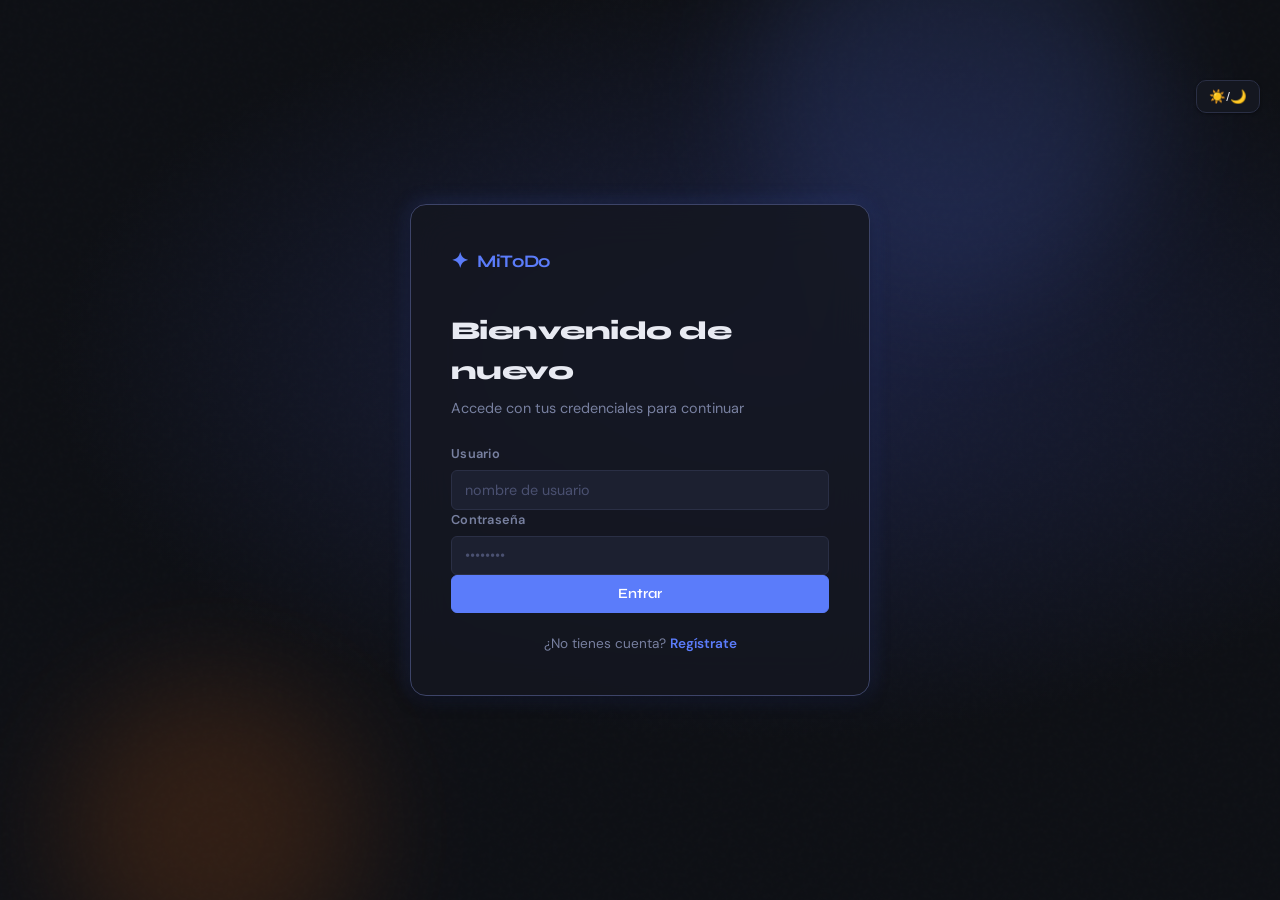
<file: index.html>
<!DOCTYPE html>
<html lang="es">
<head>
    <meta charset="UTF-8">
    <meta name="viewport" content="width=device-width, initial-scale=1.0">
    <title>TodoList — Victor Rivera</title>
    <link rel="preconnect" href="https://fonts.googleapis.com">
    <link href="https://fonts.googleapis.com/css2?family=Syne:wght@400;600;700;800&family=DM+Sans:ital,opsz,wght@0,9..40,300;0,9..40,400;0,9..40,500;1,9..40,300&display=swap" rel="stylesheet">
    <link rel="stylesheet" href="styles.css">
</head>
<body>
<button id="btn-theme-toggle">☀️/🌙</button>

<!-- Toast notifications -->
<div id="toast-container" aria-live="polite"></div>

<!-- ═══════════════════════════ LOGIN / REGISTER VIEW ═══════════════════════════ -->
<main id="auth-view" class="view active-view">
    <div class="auth-bg">
        <div class="auth-noise"></div>
        <div class="auth-orb auth-orb--1"></div>
        <div class="auth-orb auth-orb--2"></div>
    </div>

    <div class="auth-panel">
        <div class="auth-brand">
            <span class="brand-icon">✦</span>
            <span class="brand-name">MiToDo</span>
        </div>

        <!-- LOGIN -->
        <div id="panel-login" class="auth-form-wrap">
            <h1>Bienvenido de nuevo</h1>
            <p class="auth-sub">Accede con tus credenciales para continuar</p>

            <div class="form-group">
                <label for="login-username">Usuario</label>
                <input type="text" id="login-username" placeholder="nombre de usuario" autocomplete="username">
            </div>
            <div class="form-group">
                <label for="login-password">Contraseña</label>
                <input type="password" id="login-password" placeholder="••••••••" autocomplete="current-password">
            </div>
            <button id="btn-login" class="btn btn-primary w-full">Entrar</button>

            <p class="auth-switch">¿No tienes cuenta? <a href="#" id="link-to-register">Regístrate</a></p>
        </div>

        <!-- REGISTER -->
        <div id="panel-register" class="auth-form-wrap hidden">
            <h1>Crear cuenta</h1>
            <p class="auth-sub">Únete y gestiona tus tareas</p>

            <div class="form-row">
                <div class="form-group">
                    <label for="reg-username">Usuario</label>
                    <input type="text" id="reg-username" placeholder="victor">
                </div>
                <div class="form-group">
                    <label for="reg-email">Email</label>
                    <input type="email" id="reg-email" placeholder="email@ejemplo.com">
                </div>
            </div>
            <div class="form-group">
                <label for="reg-fullname">Nombre completo</label>
                <input type="text" id="reg-fullname" placeholder="Victor Rivera">
            </div>
            <div class="form-group">
                <label for="reg-password">Contraseña</label>
                <input type="password" id="reg-password" placeholder="Mínimo 5 caracteres">
            </div>
            <button id="btn-register" class="btn btn-accent w-full">Crear cuenta</button>

            <p class="auth-switch">¿Ya tienes cuenta? <a href="#" id="link-to-login">Inicia sesión</a></p>
        </div>
    </div>
</main>

<!-- ═══════════════════════════ APP VIEW ═══════════════════════════ -->
<div id="app-view" class="view">

    <!-- Header -->
    <header class="app-header">
        <div class="header-brand">
            <span class="brand-icon">✦</span>
            <span class="brand-name">MiToDo</span>
        </div>
        <div class="header-user">
            <span id="user-greeting">Hola</span>
            <span id="user-role-badge" class="role-badge">USER</span>
        </div>
        <button id="btn-logout" class="btn btn-ghost">Salir →</button>
    </header>

    <!-- Layout principal -->
    <div class="app-layout">

        <!-- ─── SIDEBAR ─── -->
        <aside class="sidebar">

            <!-- Dashboard Stats -->
            <section class="widget">
                <h3 class="widget-title">Panel</h3>
                <div class="stats-grid">
                    <div class="stat-card">
                        <span class="stat-num" id="stat-total">0</span>
                        <span class="stat-label">Total</span>
                    </div>
                    <div class="stat-card stat-card--green">
                        <span class="stat-num" id="stat-completed">0</span>
                        <span class="stat-label">Hechas</span>
                    </div>
                    <div class="stat-card stat-card--amber">
                        <span class="stat-num" id="stat-pending">0</span>
                        <span class="stat-label">Pendientes</span>
                    </div>
                    <div class="stat-card stat-card--red">
                        <span class="stat-num" id="stat-overdue">0</span>
                        <span class="stat-label">Vencidas</span>
                    </div>
                </div>
                <div class="stat-extra" id="stat-today-wrap">
                    <span>Creadas hoy:</span>
                    <strong id="stat-today">0</strong>
                </div>
            </section>

            <!-- Categorías -->
            <section class="widget">
                <h3 class="widget-title">Categorías</h3>
                <div id="admin-cat-form" class="hidden">
                    <div class="inline-form">
                        <input type="text" id="nueva-cat-titulo" placeholder="Nueva categoría…">
                        <button id="btn-crear-cat" class="btn btn-sm btn-primary">+</button>
                    </div>
                </div>
                <div id="cat-list" class="chip-list"></div>
            </section>

            <!-- Tags -->
            <section class="widget">
                <h3 class="widget-title">Mis Tags</h3>
                <div class="inline-form">
                    <input type="text" id="nuevo-tag-nombre" placeholder="Nuevo tag…">
                    <button id="btn-crear-tag" class="btn btn-sm btn-accent">+</button>
                </div>
                <div id="tags-container" class="chip-list mt-2"></div>
            </section>

            <!-- Perfil -->
            <section class="widget">
                <h3 class="widget-title">Mi Perfil</h3>
                <div class="form-group">
                    <label>Email</label>
                    <input type="email" id="profile-email" placeholder="nuevo@email.com">
                </div>
                <div class="form-group">
                    <label>Nombre completo</label>
                    <input type="text" id="profile-fullname" placeholder="Nombre Apellidos">
                </div>
                <div class="form-group">
                    <label>Nueva contraseña</label>
                    <input type="password" id="profile-password" placeholder="Dejar vacío para no cambiar">
                </div>
                <button id="btn-update-profile" class="btn btn-sm btn-ghost w-full">Guardar cambios</button>
            </section>

        </aside>

        <!-- ─── CONTENIDO PRINCIPAL ─── -->
        <main class="main-content">

            <!-- Formulario crear/editar tarea -->
            <section class="card" id="section-form">
                <div class="card-header">
                    <h3 id="form-title">Nueva tarea</h3>
                    <button id="btn-cancel-edit" class="btn btn-ghost btn-sm hidden">✕ Cancelar</button>
                </div>

                <div class="form-grid-3">
                    <div class="form-group span-2">
                        <label for="tarea-titulo">Título <span class="required">*</span></label>
                        <input type="text" id="tarea-titulo" placeholder="¿Qué hay que hacer?">
                        <span class="error-msg" id="error-titulo">El título es obligatorio.</span>
                    </div>
                    <div class="form-group">
                        <label for="tarea-deadline">Fecha límite</label>
                        <input type="datetime-local" id="tarea-deadline">
                    </div>
                    <div class="form-group span-3">
                        <label for="tarea-descripcion">Descripción</label>
                        <textarea id="tarea-descripcion" rows="2" placeholder="Detalles adicionales…"></textarea>
                    </div>
                    <div class="form-group">
                        <label for="tarea-prioridad">Prioridad</label>
                        <select id="tarea-prioridad">
                            <option value="LOW">🟢 Baja</option>
                            <option value="MEDIUM" selected>🟡 Media</option>
                            <option value="HIGH">🟠 Alta</option>
                            <option value="CRITICAL">🔴 Crítica</option>
                        </select>
                    </div>
                    <div class="form-group">
                        <label for="tarea-status">Estado</label>
                        <select id="tarea-status">
                            <option value="PENDING">Pendiente</option>
                            <option value="IN_PROGRESS">En progreso</option>
                            <option value="PARTIALLY_DONE">Parcialmente hecha</option>
                            <option value="DONE">Completada</option>
                        </select>
                    </div>
                    <div class="form-group">
                        <label for="tarea-categoria">Categoría</label>
                        <select id="tarea-categoria">
                            <option value="">Sin categoría</option>
                        </select>
                    </div>
                </div>
                <div class="form-actions">
                    <button id="btn-guardar-tarea" class="btn btn-primary">Guardar tarea</button>
                </div>
            </section>

            <!-- Buscador -->
            <section class="card">
                <div class="card-header">
                    <h3>Buscador</h3>
                    <button id="btn-limpiar-filtros" class="btn btn-ghost btn-sm">Limpiar filtros</button>
                </div>

                <div class="search-controls">
                    <div class="form-group">
                        <label for="search-type">Filtrar por</label>
                        <select id="search-type">
                            <option value="all">Todas las tareas</option>
                            <option value="title">Título contiene…</option>
                            <option value="description">Descripción contiene…</option>
                            <option value="completed">Estado completado</option>
                            <option value="priority">Prioridad exacta</option>
                            <option value="status">Estado de progreso</option>
                            <option value="category">Categoría</option>
                            <option value="deadlineBefore">Deadline antes de…</option>
                            <option value="deadlineAfter">Deadline después de…</option>
                            <option value="overdue">Vencidas e incompletas</option>
                            <option value="byTag">Por tag (nombre)</option>
                            <option value="byTags">Por varios tags (IDs)</option>
                        </select>
                    </div>

                    <div class="form-group" id="search-param-wrap">
                        <!-- texto -->
                        <label id="search-label">Criterio</label>
                        <input type="text"  id="search-text"     placeholder="Escribe para buscar…" class="hidden">
                        <input type="datetime-local" id="search-date" class="hidden" title="Fecha" aria-labelledby="search-label">
                        <select id="search-completed-sel" class="hidden" aria-label="Estado completado" title="Estado completado">
                            <option value="true">Completadas</option>
                            <option value="false">Pendientes</option>
                        </select>
                        <select id="search-priority-sel" class="hidden" title="Prioridad" aria-label="Prioridad">
                            <option value="LOW">Baja</option>
                            <option value="MEDIUM">Media</option>
                            <option value="HIGH">Alta</option>
                            <option value="CRITICAL">Crítica</option>
                        </select>
                        <select id="search-status-sel" class="hidden" title="Estado" aria-label="Estado">
                            <option value="PENDING">Pendiente</option>
                            <option value="IN_PROGRESS">En progreso</option>
                            <option value="PARTIALLY_DONE">Parcialmente hecha</option>
                            <option value="DONE">Completada</option>
                        </select>
                        <select id="search-category-sel" class="hidden" title="Categoría" aria-label="Categoría"></select>
                        <input type="text" id="search-tagids" placeholder="IDs separados por coma: 1,2,3" class="hidden">
                    </div>

                    <div class="form-group search-btn-wrap">
                        <label>&nbsp;</label>
                        <button id="btn-buscar" class="btn btn-primary">Buscar</button>
                    </div>
                </div>
            </section>

            <!-- Lista de tareas -->
            <section class="card">
                <div class="card-header">
                    <h3>Tareas <span id="tasks-count" class="count-badge">0</span></h3>
                </div>
                <div id="lista-tareas" class="task-list">
                    <p class="empty-state">Cargando tareas…</p>
                </div>
            </section>

        </main>
    </div>
</div>

<!-- Modal editar tarea (no visible por defecto) -->
<div id="modal-overlay" class="modal-overlay hidden">
    <div class="modal">
        <div class="modal-header">
            <h3>Editar tarea</h3>
            <button id="modal-close" class="btn btn-ghost btn-sm">✕</button>
        </div>
        <div class="modal-body">
            <div class="form-group">
                <label for="modal-titulo">Título</label>
                <input type="text" id="modal-titulo" title="Título de la tarea" placeholder="Introduce el título de la tarea" aria-label="Título de la tarea">
            </div>
            <div class="form-group">
                <label for="modal-descripcion">Descripción</label>
                <textarea id="modal-descripcion" rows="2" title="Descripción" placeholder="Descripción de la tarea"></textarea>
            </div>
            <div class="form-row">
                <div class="form-group">
                    <label>Prioridad</label>
                    <select id="modal-prioridad" aria-label="Prioridad" title="Prioridad">
                        <option value="LOW">Baja</option>
                        <option value="MEDIUM">Media</option>
                        <option value="HIGH">Alta</option>
                        <option value="CRITICAL">Crítica</option>
                    </select>
                </div>
                <div class="form-group">
                    <label for="modal-status">Estado</label>
                    <select id="modal-status" aria-label="Estado">
                        <option value="PENDING">Pendiente</option>
                        <option value="IN_PROGRESS">En progreso</option>
                        <option value="PARTIALLY_DONE">Parcialmente hecha</option>
                        <option value="DONE">Completada</option>
                    </select>
                </div>
            </div>
            <div class="form-row">
                <div class="form-group">
                    <label for="modal-deadline">Deadline</label>
                    <input type="datetime-local" id="modal-deadline" title="Fecha y hora límite" placeholder="AAAA-MM-DDTHH:MM">
                </div>
                <div class="form-group">
                    <label>Categoría</label>
                    <select id="modal-categoria" title="Categoría">
                        <option value="">Sin categoría</option>
                    </select>
                </div>
            </div>
        </div>
        <div class="modal-footer">
            <button id="modal-cancel" class="btn btn-ghost">Cancelar</button>
            <button id="modal-save" class="btn btn-primary">Guardar cambios</button>
        </div>
    </div>
</div>

<script src="app.js"></script>
</body>
</html>
</file>
<file: styles.css>
/*
   TodoList — Victor Rivera
*/

:root {
    /* Paleta */
    --bg:          #0d0f14;
    --surface:     #141720;
    --surface-2:   #1c2030;
    --surface-3:   #242840;
    --border:      #2a2f45;
    --border-lit:  #3d4468;

    /* Acentos */
    --accent:      #5b7cfa;
    --accent-glow: rgba(91, 124, 250, 0.25);
    --accent-2:    #f97316;
    --green:       #22c55e;
    --amber:       #f59e0b;
    --red:         #ef4444;

    /* Texto */
    --text:        #e8eaf2;
    --text-muted:  #7880a0;
    --text-dim:    #4a5070;

    /* Radios */
    --r-sm: 6px;
    --r-md: 10px;
    --r-lg: 16px;

    /* Sombras */
    --shadow-sm: 0 1px 3px rgba(0,0,0,0.4);
    --shadow-md: 0 4px 16px rgba(0,0,0,0.5);
    --shadow-glow: 0 0 20px var(--accent-glow);

    /* Fondos especiales*/
    --panel-bg:    rgba(20, 23, 32, 0.85);
    --overlay-bg:  rgba(0, 0, 0, 0.7);
}

/*Reset*/
*, *::before, *::after { box-sizing: border-box; margin: 0; padding: 0; }

html { scroll-behavior: smooth; }

body {
    font-family: 'DM Sans', sans-serif;
    background: var(--bg);
    color: var(--text);
    line-height: 1.6;
    min-height: 100vh;
    font-size: 15px;
}

h1, h2, h3, .brand-name {
    font-family: 'Syne', sans-serif;
    letter-spacing: -0.02em;
}

/* Utilidades  */
.hidden      { display: none !important; }
.w-full      { width: 100%; }
.mt-2        { margin-top: 0.5rem; }
.mt-4        { margin-top: 1rem; }
.required    { color: var(--accent-2); }

/* Vistas */
.view { display: none; min-height: 100vh; }
.active-view { display: block; }
#auth-view.active-view { display: flex; align-items: center; justify-content: center; position: relative; overflow: hidden; }

/* 
   AUTH VIEW
 */
.auth-bg {
    position: absolute; inset: 0; z-index: 0;
    background: radial-gradient(ellipse 80% 60% at 60% 40%, #1a2040 0%, var(--bg) 70%);
}
.auth-noise {
    position: absolute; inset: 0;
    background-image: url("data:image/svg+xml,%3Csvg viewBox='0 0 200 200' xmlns='http://www.w3.org/2000/svg'%3E%3Cfilter id='n'%3E%3CfeTurbulence type='fractalNoise' baseFrequency='0.9' numOctaves='4' stitchTiles='stitch'/%3E%3C/filter%3E%3Crect width='100%25' height='100%25' filter='url(%23n)' opacity='0.04'/%3E%3C/svg%3E");
    opacity: 0.4;
}
.auth-orb {
    position: absolute; border-radius: 50%;
    filter: blur(60px); opacity: 0.15;
    animation: float 8s ease-in-out infinite;
}
.auth-orb--1 {
    width: 400px; height: 400px;
    background: var(--accent);
    top: -100px; right: 10%;
    animation-delay: 0s;
}
.auth-orb--2 {
    width: 300px; height: 300px;
    background: var(--accent-2);
    bottom: -80px; left: 5%;
    animation-delay: -4s;
}
@keyframes float {
    0%, 100% { transform: translateY(0) scale(1); }
    50%       { transform: translateY(-30px) scale(1.05); }
}

.auth-panel {
    position: relative; z-index: 1;
    background: var(--panel-bg);
    -webkit-backdrop-filter: blur(20px);
    backdrop-filter: blur(20px);
    border: 1px solid var(--border-lit);
    border-radius: var(--r-lg);
    padding: 2.5rem;
    width: 100%;
    max-width: 460px;
    box-shadow: var(--shadow-md), var(--shadow-glow);
    animation: fadeUp 0.4s ease-out;
}
@keyframes fadeUp {
    from { opacity: 0; transform: translateY(20px); }
    to   { opacity: 1; transform: translateY(0); }
}

.auth-brand {
    display: flex; align-items: center; gap: 0.5rem;
    font-family: 'Syne', sans-serif;
    font-size: 1.1rem; font-weight: 700;
    color: var(--accent);
    margin-bottom: 2rem;
}
.brand-icon { font-size: 1.3rem; }

.auth-form-wrap h1 { font-size: 1.6rem; font-weight: 800; margin-bottom: 0.3rem; }
.auth-sub { color: var(--text-muted); font-size: 0.9rem; margin-bottom: 1.5rem; }
.auth-switch { text-align: center; font-size: 0.85rem; color: var(--text-muted); margin-top: 1.25rem; }
.auth-switch a { color: var(--accent); text-decoration: none; font-weight: 600; }
.auth-switch a:hover { text-decoration: underline; }

/* 
HEADER
 */
.app-header {
    display: flex; align-items: center; gap: 1rem;
    padding: 0.9rem 2rem;
    background: var(--surface);
    border-bottom: 1px solid var(--border);
    position: sticky; top: 0; z-index: 100;
    box-shadow: var(--shadow-sm);
}
.header-brand {
    display: flex; align-items: center; gap: 0.4rem;
    font-family: 'Syne', sans-serif;
    font-weight: 700; font-size: 1rem;
    color: var(--accent); flex: 0 0 auto;
}
.header-user {
    display: flex; align-items: center; gap: 0.5rem;
    flex: 1;
    color: var(--text-muted);
    font-size: 0.9rem;
}
#user-greeting { font-weight: 500; color: var(--text); }
.role-badge {
    padding: 0.15rem 0.5rem; border-radius: 20px;
    font-size: 0.7rem; font-weight: 700; font-family: 'Syne', sans-serif;
    background: var(--surface-3); color: var(--accent);
    border: 1px solid var(--border-lit);
}
.role-badge.ADMIN  { background: rgba(249,115,22,0.15); color: var(--accent-2); border-color: var(--accent-2); }
.role-badge.GESTOR { background: rgba(34,197,94,0.15);  color: var(--green);    border-color: var(--green); }

/* 
 LAYOUT
 */
.app-layout {
    display: grid;
    grid-template-columns: 1fr;
    gap: 1.5rem;
    padding: 1.5rem;
    max-width: 1400px;
    margin: 0 auto;
}
@media (min-width: 1024px) {
    .app-layout { grid-template-columns: 300px 1fr; }
}

/* Sidebar */
.sidebar { display: flex; flex-direction: column; gap: 1rem; }

.widget {
    background: var(--surface);
    border: 1px solid var(--border);
    border-radius: var(--r-md);
    padding: 1.25rem;
}
.widget-title {
    font-size: 0.75rem; font-weight: 700;
    text-transform: uppercase; letter-spacing: 0.1em;
    color: var(--text-muted);
    margin-bottom: 1rem;
    font-family: 'Syne', sans-serif;
}

/* Stats */
.stats-grid {
    display: grid; grid-template-columns: 1fr 1fr;
    gap: 0.5rem; margin-bottom: 0.75rem;
}
.stat-card {
    background: var(--surface-2);
    border: 1px solid var(--border);
    border-radius: var(--r-sm);
    padding: 0.75rem;
    text-align: center;
}
.stat-card--green { border-color: rgba(34,197,94,0.3); }
.stat-card--amber { border-color: rgba(245,158,11,0.3); }
.stat-card--red   { border-color: rgba(239,68,68,0.3); }
.stat-num {
    display: block;
    font-family: 'Syne', sans-serif;
    font-size: 1.8rem; font-weight: 800;
    line-height: 1.1;
}
.stat-card--green .stat-num { color: var(--green); }
.stat-card--amber .stat-num { color: var(--amber); }
.stat-card--red   .stat-num { color: var(--red); }
.stat-label { font-size: 0.72rem; color: var(--text-muted); text-transform: uppercase; letter-spacing: 0.05em; }
.stat-extra {
    display: flex; justify-content: space-between;
    font-size: 0.8rem; color: var(--text-muted);
    padding-top: 0.5rem;
    border-top: 1px solid var(--border);
}

/* Chip Tags List */
.chip-list { 
    display: flex; 
    flex-wrap: wrap; 
    gap: 0.5rem; 
}

/* Estilo base de todos los chips */
.chip {
    display: inline-flex; 
    align-items: center; 
    gap: 0.4rem;
    padding: 0.3rem 0.8rem; 
    border-radius: 20px;
    font-size: 0.75rem; 
    font-weight: 600;
    border: 1px solid var(--border);
    background: var(--surface-3); 
    color: var(--text-muted);
    cursor: pointer; /* Cambiado a pointer porque ahora son interactivos */
    transition: all 0.2s ease;
}

.chip:hover { 
    border-color: var(--accent); 
    color: var(--text); 
}

/* Variante específica para Tags */
.chip.tag { 
    color: var(--accent); 
    border-color: rgba(91,124,250,0.3); 
    background: rgba(91,124,250,0.08); 
}

.chip.tag:hover { 
    background: rgba(91,124,250,0.18); 
}

.chip.active {
    background-color: var(--primary-color, #3b82f6) !important;
    color: white !important;
    border-color: var(--primary-color, #3b82f6) !important;
}

/* Elementos adicionales */
.chip-del { 
    cursor: pointer; 
    color: var(--text-dim); 
    font-size: 0.8rem; 
    padding-left: 2px;
}
.chip-del:hover { color: var(--red); }

.inline-form { display: flex; gap: 0.4rem; }
.inline-form input { flex: 1; }

/* Contenido principal */
.main-content { display: flex; flex-direction: column; gap: 1rem; }

/* Tarjetas */
.card {
    background: var(--surface);
    border: 1px solid var(--border);
    border-radius: var(--r-md);
    padding: 1.5rem;
}
.card-header {
    display: flex; justify-content: space-between; align-items: center;
    margin-bottom: 1.25rem;
    padding-bottom: 0.75rem;
    border-bottom: 1px solid var(--border);
}
.card-header h3 { font-size: 1rem; font-weight: 700; }
.count-badge {
    display: inline-block;
    background: var(--surface-3); color: var(--text-muted);
    font-size: 0.72rem; font-weight: 700;
    padding: 0.1rem 0.45rem; border-radius: 20px;
    border: 1px solid var(--border);
    font-family: 'Syne', sans-serif;
    vertical-align: middle; margin-left: 0.4rem;
}

/*Grids formulario */
.form-grid-3 {
    display: grid;
    grid-template-columns: 1fr;
    gap: 0.75rem;
}
@media (min-width: 768px) {
    .form-grid-3 { grid-template-columns: 1fr 1fr 1fr; }
    .span-2 { grid-column: span 2; }
    .span-3 { grid-column: span 3; }
}
.form-row {
    display: grid; grid-template-columns: 1fr 1fr;
    gap: 0.75rem;
}
.form-group { display: flex; flex-direction: column; gap: 0.35rem; }
.form-group label { font-size: 0.8rem; font-weight: 600; color: var(--text-muted); letter-spacing: 0.02em; }
.form-actions { display: flex; justify-content: flex-end; padding-top: 1rem; border-top: 1px solid var(--border); margin-top: 0.75rem; }
.error-msg { color: var(--red); font-size: 0.78rem; display: none; }
.error-msg.visible { display: block; }

/* CONTROLADORES Y BUSQUEDAS*/
.search-controls {
    display: grid;
    grid-template-columns: 1fr;
    gap: 0.75rem;
    align-items: end;
}
@media (min-width: 768px) {
    .search-controls { grid-template-columns: 200px 1fr auto; }
}
.search-btn-wrap { display: flex; align-items: flex-end; }

/* 
   INPUTS Y SELECTS
 */
input, select, textarea {
    background: var(--surface-2);
    border: 1px solid var(--border);
    border-radius: var(--r-sm);
    color: var(--text);
    font-family: 'DM Sans', sans-serif;
    font-size: 0.9rem;
    padding: 0.6rem 0.8rem;
    transition: border-color 0.15s, box-shadow 0.15s;
    width: 100%;
}
input::placeholder, textarea::placeholder { color: var(--text-dim); }
input:focus, select:focus, textarea:focus {
    outline: none;
    border-color: var(--accent);
    box-shadow: 0 0 0 3px var(--accent-glow);
}
select option { background: var(--surface-2); }
textarea { resize: vertical; min-height: 60px; }
input[type="datetime-local"]::-webkit-calendar-picker-indicator { filter: invert(0.5); }

/* 
   BOTONES
 */
.btn {
    display: inline-flex; align-items: center; justify-content: center; gap: 0.4rem;
    padding: 0.6rem 1.2rem;
    border: 1px solid transparent;
    border-radius: var(--r-sm);
    font-family: 'Syne', sans-serif;
    font-weight: 600; font-size: 0.88rem;
    cursor: pointer;
    transition: background 0.15s, box-shadow 0.15s, transform 0.1s;
    white-space: nowrap;
}
.btn:active { transform: translateY(1px); }

.btn-primary {
    background: var(--accent); color: #fff;
    border-color: var(--accent);
}
.btn-primary:hover { background: #4a6be8; box-shadow: 0 0 12px var(--accent-glow); }

.btn-accent {
    background: var(--accent-2); color: #fff;
    border-color: var(--accent-2);
}
.btn-accent:hover { background: #e86412; }

.btn-ghost {
    background: transparent; color: var(--text-muted);
    border-color: var(--border);
}
.btn-ghost:hover { background: var(--surface-2); color: var(--text); border-color: var(--border-lit); }

.btn-danger { background: var(--red); color: #fff; border-color: var(--red); }
.btn-danger:hover { background: #dc2626; }

.btn-success { background: var(--green); color: #fff; border-color: var(--green); }
.btn-success:hover { background: #16a34a; }

.btn-sm { padding: 0.4rem 0.8rem; font-size: 0.8rem; }

/* 
   TASK LIST
*/
.task-list { display: flex; flex-direction: column; gap: 0.6rem; }

.task-item {
    display: flex;
    align-items: flex-start;
    gap: 1rem;
    background: var(--surface-2);
    border: 1px solid var(--border);
    border-radius: var(--r-md);
    padding: 1rem 1.1rem;
    transition: border-color 0.15s, transform 0.15s;
    animation: slideIn 0.2s ease-out;
}
.task-item:hover { border-color: var(--border-lit); transform: translateX(2px); }
.task-item.is-done {
    opacity: 0.55;
    background: var(--surface);
    border-style: dashed;
}
.task-item.is-done .task-title { text-decoration: line-through; color: var(--text-muted); }

@keyframes slideIn {
    from { opacity: 0; transform: translateY(8px); }
    to   { opacity: 1; transform: translateY(0); }
}

/* Prioridad lateral */
.task-priority-bar {
    flex: 0 0 4px; align-self: stretch;
    border-radius: 4px; background: var(--border);
}
.task-priority-bar.LOW      { background: var(--green); }
.task-priority-bar.MEDIUM   { background: var(--amber); }
.task-priority-bar.HIGH     { background: var(--accent-2); }
.task-priority-bar.CRITICAL { background: var(--red); }

.task-body { flex: 1; min-width: 0; }
.task-title { font-size: 1rem; font-weight: 600; font-family: 'Syne', sans-serif; margin-bottom: 0.2rem; white-space: nowrap; overflow: hidden; text-overflow: ellipsis; }
.task-desc  { font-size: 0.85rem; color: var(--text-muted); margin-bottom: 0.5rem; display: -webkit-box; -webkit-line-clamp: 2; -webkit-box-orient: vertical; overflow: hidden; }
.task-meta  { display: flex; flex-wrap: wrap; gap: 0.35rem; align-items: center; }

.badge {
    display: inline-block;
    padding: 0.15rem 0.5rem; border-radius: 4px;
    font-size: 0.72rem; font-weight: 700;
    font-family: 'Syne', sans-serif;
    border: 1px solid;
}
/* Prioridad */
.badge.p-LOW      { background: rgba(34,197,94,0.1);  color: #4ade80;  border-color: rgba(34,197,94,0.3); }
.badge.p-MEDIUM   { background: rgba(245,158,11,0.1); color: #fbbf24;  border-color: rgba(245,158,11,0.3); }
.badge.p-HIGH     { background: rgba(249,115,22,0.1); color: #fb923c;  border-color: rgba(249,115,22,0.3); }
.badge.p-CRITICAL { background: rgba(239,68,68,0.1);  color: #f87171;  border-color: rgba(239,68,68,0.3); }
/* Status */
.badge.s-PENDING        { background: rgba(148,163,184,0.1); color: #94a3b8; border-color: rgba(148,163,184,0.2); }
.badge.s-IN_PROGRESS    { background: rgba(91,124,250,0.1);  color: #818cf8; border-color: rgba(91,124,250,0.25); }
.badge.s-PARTIALLY_DONE { background: rgba(245,158,11,0.1);  color: #fbbf24; border-color: rgba(245,158,11,0.3); }
.badge.s-DONE           { background: rgba(34,197,94,0.1);   color: #4ade80; border-color: rgba(34,197,94,0.3); }
/* Categoría / tag */
.badge.cat { background: rgba(91,124,250,0.08); color: var(--accent); border-color: rgba(91,124,250,0.25); }
.badge.tag { background: rgba(249,115,22,0.08); color: var(--accent-2); border-color: rgba(249,115,22,0.25); }
/* Deadline */
.badge.deadline       { background: var(--surface-3); color: var(--text-muted); border-color: var(--border); font-weight: 400; }
.badge.deadline.overdue { background: rgba(239,68,68,0.1); color: var(--red); border-color: rgba(239,68,68,0.3); }

.task-actions { display: flex; gap: 0.35rem; flex-shrink: 0; }

/* Empty state */
.empty-state {
    text-align: center; color: var(--text-dim);
    padding: 2.5rem; font-size: 0.9rem;
}

/*
   MODAL
 */
.modal-overlay {
    position: fixed; inset: 0; z-index: 200;
    background: var(--overlay-bg);
    -webkit-backdrop-filter: blur(4px);
    backdrop-filter: blur(4px);
    display: flex; align-items: center; justify-content: center;
    padding: 1rem;
    animation: fadeIn 0.15s ease-out;
}
@keyframes fadeIn { from { opacity: 0; } to { opacity: 1; } }

.modal {
    background: var(--surface);
    border: 1px solid var(--border-lit);
    border-radius: var(--r-lg);
    width: 100%; max-width: 520px;
    box-shadow: var(--shadow-md), var(--shadow-glow);
    animation: fadeUp 0.2s ease-out;
}
.modal-header {
    display: flex; justify-content: space-between; align-items: center;
    padding: 1.25rem 1.5rem;
    border-bottom: 1px solid var(--border);
}
.modal-header h3 { font-size: 1.05rem; }
.modal-body { padding: 1.25rem 1.5rem; display: flex; flex-direction: column; gap: 0.75rem; }
.modal-footer {
    display: flex; justify-content: flex-end; gap: 0.5rem;
    padding: 1rem 1.5rem;
    border-top: 1px solid var(--border);
}

/* 
   TOASTS
*/
#toast-container {
    position: fixed; bottom: 1.5rem; right: 1.5rem;
    z-index: 9999;
    display: flex; flex-direction: column; gap: 0.5rem;
    pointer-events: none;
}
.toast {
    padding: 0.7rem 1.1rem;
    border-radius: var(--r-sm);
    font-size: 0.88rem; font-weight: 500;
    box-shadow: var(--shadow-md);
    animation: slideIn 0.2s ease-out;
    pointer-events: auto;
    border-left: 3px solid var(--accent);
    background: var(--surface-2);
    color: var(--text);
    max-width: 320px;
}
.toast.success { border-color: var(--green); }
.toast.error   { border-color: var(--red);   background: rgba(239,68,68,0.1); }
.toast.info    { border-color: var(--accent); }

/*
cambiar tema
*/
/* MODO CLARO  */
body.light-theme {
    --bg:          #f1f5f9;
    --surface:     #ffffff;
    --surface-2:   #e2e8f0;
    --surface-3:   #cbd5e1;
    --border:      #e2e8f0;
    --border-lit:  #cbd5e1;

    --text:        #0f172a;
    --text-muted:  #475569;
    --text-dim:    #94a3b8;

    --shadow-sm:   0 1px 3px rgba(0,0,0,0.1);
    --shadow-md:   0 4px 16px rgba(0,0,0,0.08);
    
    /* Fondos claros con transparencia */
    --panel-bg:    rgba(255, 255, 255, 0.85);
    --overlay-bg:  rgba(0, 0, 0, 0.3);
}

/* Ajuste del botón */
#btn-theme-toggle {
    position: fixed;
    top: 80px;
    right: 20px;
    z-index: 9999;
    background: var(--surface);
    color: var(--text);
    border: 1px solid var(--border);
    padding: 8px 12px;
    border-radius: var(--r-md);
    cursor: pointer;
    box-shadow: var(--shadow-sm);
    transition: all 0.2s;
}

#btn-theme-toggle:hover {
    background: var(--surface-2);
}
</file>
